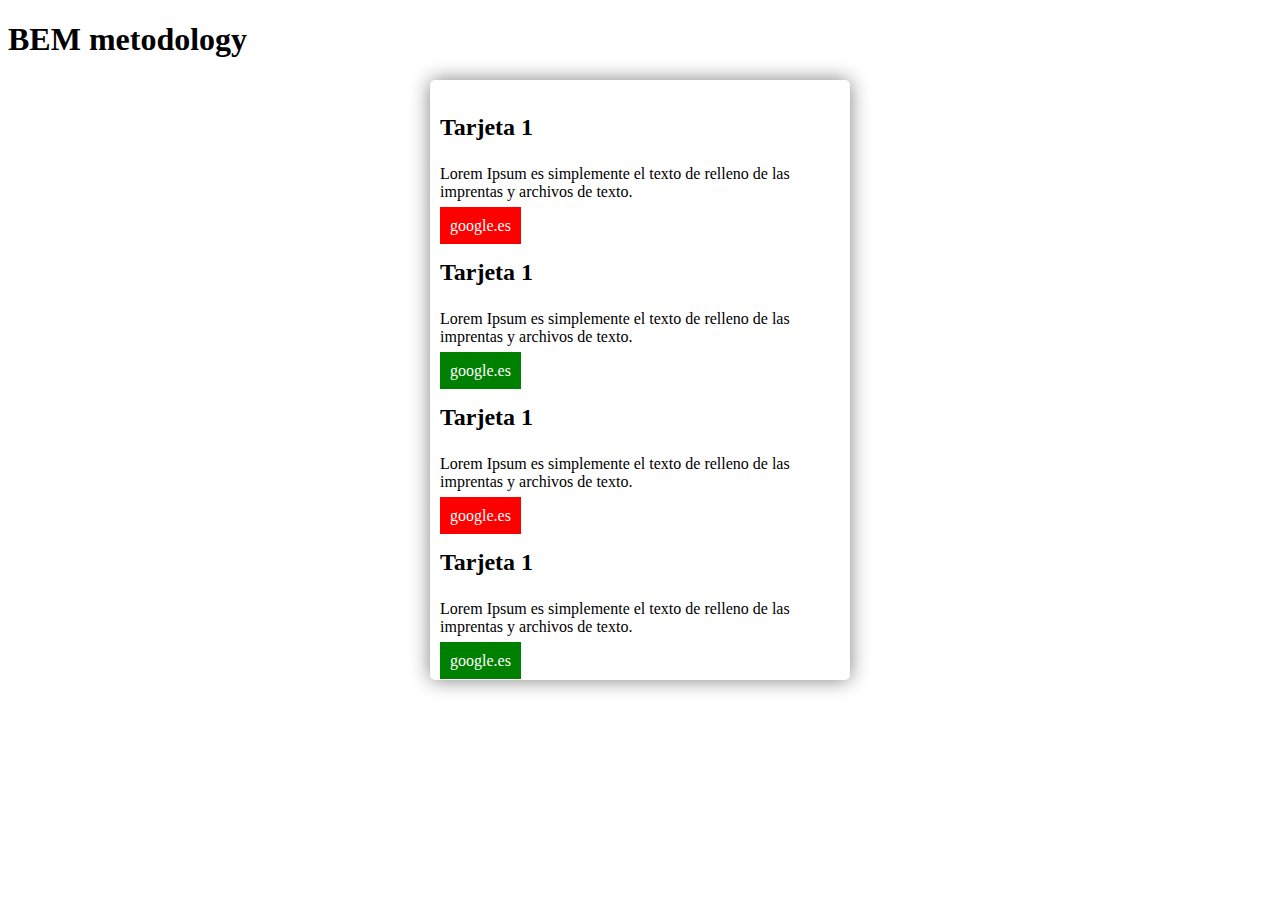
<file: 01-BEM/index.html>
<!DOCTYPE html>
<html lang="en">
<head>
    <meta charset="UTF-8">
    <meta name="viewport" content="width=device-width, initial-scale=1.0">
    <link rel="stylesheet" href="./styles.css">
    <title>BEM - CSS</title>
</head>
<body>
    <h1>BEM metodology</h1>

    <!-- CODIGO QUE NO USA BEM <section class="cards">
        <div class="card">
            <h3>Tarjeta 1</h3>
            <p>Contenido tarjeta 1</p>
            <a href="#">victorroblesweb.es</a>
        </div>
        <div class="card">
            <h3>Tarjeta 2</h3>
            <p>Contenido tarjeta 2</p>
            <a href="#">victorroblesweb.es</a>
        </div>
        <div class="card">
            <h3>Tarjeta 3</h3>
            <p>Contenido tarjeta 3</p>
            <a href="#">victorroblesweb.es</a>
        </div>
        <div class="card">
            <h3>Tarjeta 4</h3>
            <p>Contenido tarjeta 4</p>
            <a href="#">victorroblesweb.es</a>
        </div>
    </section> -->

    <!-- Código que usa BEM
    ///////////////////////////////////////////
    -->

    <section class="cards">
        <article class="cards___card">
            <h3 class="card__title">Tarjeta 1</h3>
            <p class="card__content">
                Lorem Ipsum es simplemente el texto de relleno de las imprentas y archivos de texto.
                <span class="card__readmore"></span>
            </p>    
            <a href="#" class="card__link card__link--red">google.es</a>                    
        </article>
        <article class="cards___card">
            <h3 class="card__title">Tarjeta 1</h3>
            <p class="card__content">
                Lorem Ipsum es simplemente el texto de relleno de las imprentas y archivos de texto.
                <span class="card__readmore"></span>
            </p>    
            <a href="#" class="card__link">google.es</a>                    
        </article>
        <article class="cards___card">
            <h3 class="card__title">Tarjeta 1</h3>
            <p class="card__content">
                Lorem Ipsum es simplemente el texto de relleno de las imprentas y archivos de texto.
                <span class="card__readmore"></span>
            </p>    
            <a href="#" class="card__link card__link--red">google.es</a>                    
        </article>
        <article class="cards___card">
            <h3 class="card__title">Tarjeta 1</h3>
            <p class="card__content">
                Lorem Ipsum es simplemente el texto de relleno de las imprentas y archivos de texto.
                <span class="card__readmore"></span>
            </p>    
            <a href="#" class="card__link">google.es</a>                    
        </article>
    </section>    

</body>
</html>
</file>
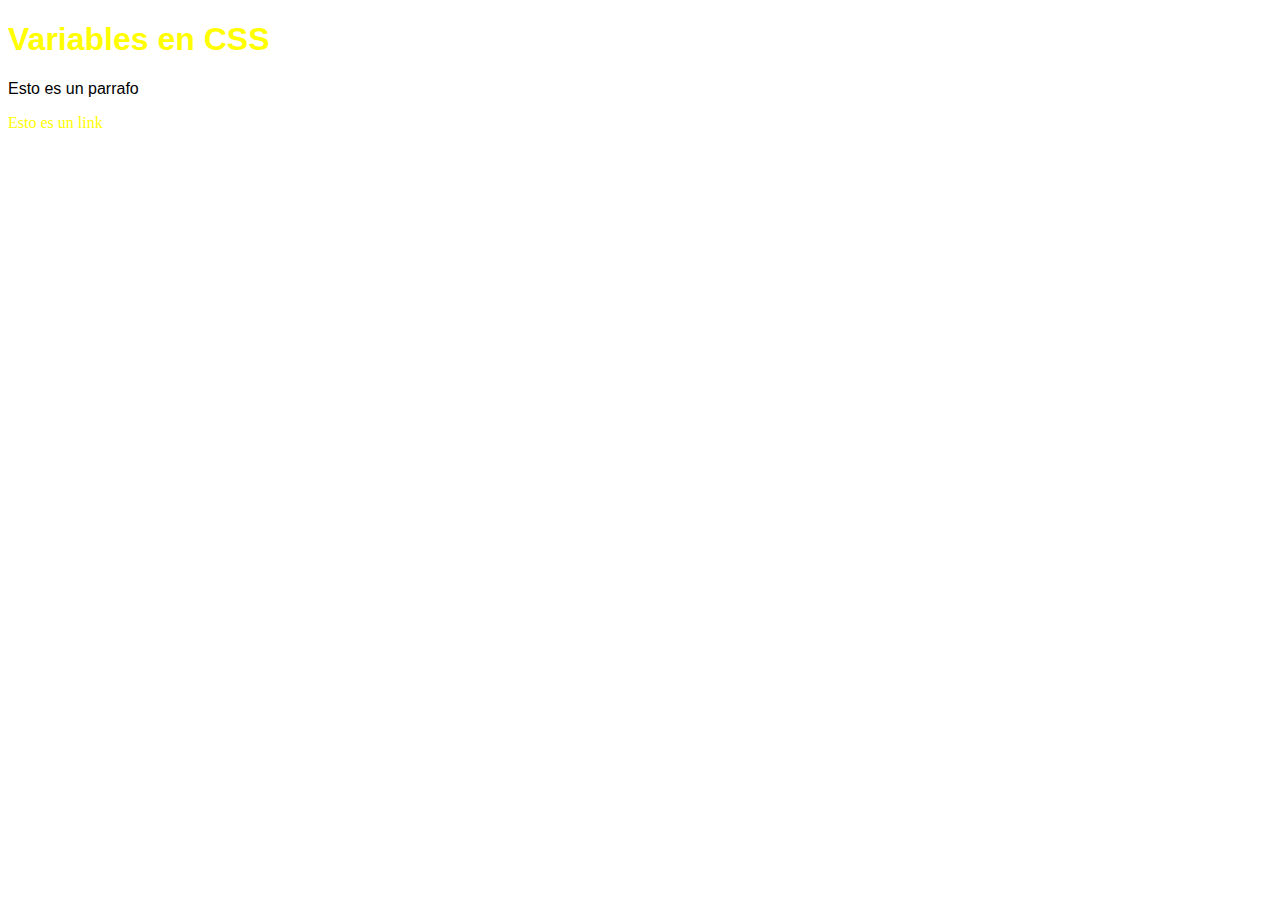
<file: 02-variables/index.html>
<!DOCTYPE html>
<html lang="en">
<head>
    <meta charset="UTF-8">
    <meta name="viewport" content="width=device-width, initial-scale=1.0">
    <link rel="stylesheet" type="text/css" href="./styles.css">
    <title>Variables en CSS</title>
</head>
<body>
    <h1>Variables en CSS</h1>
    <p>Esto es un parrafo</p>
    <a hef="#">Esto es un link</a>
</body>
</html>
</file>
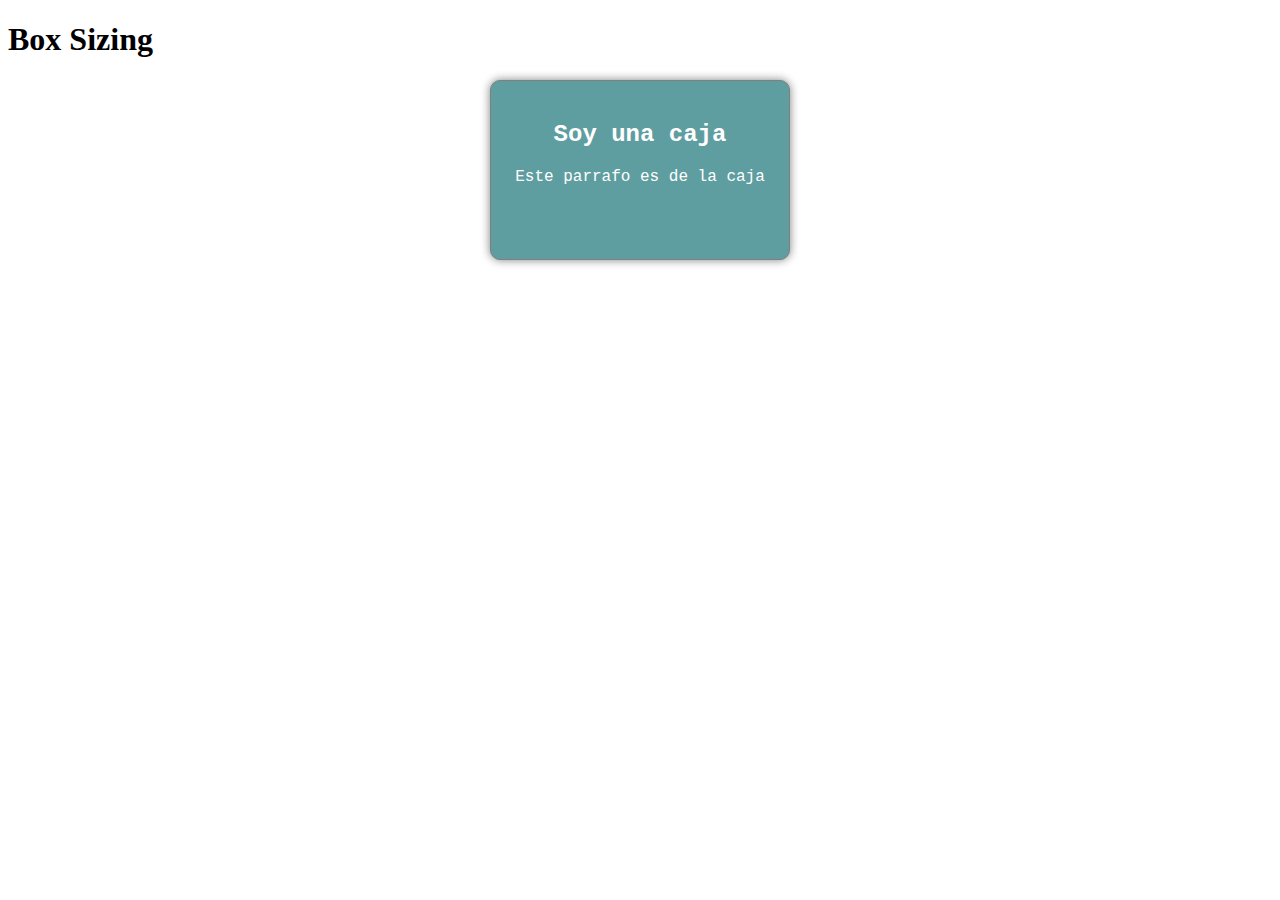
<file: 03-box-sizing/index.html>
<!DOCTYPE html>
<html lang="en">
<head>
    <meta charset="UTF-8">
    <meta name="viewport" content="width=device-width, initial-scale=1.0">
    <link rel="stylesheet" type="text/css" href="./styles.css">
    <title>Box Sizing</title>
</head>
<body>
    <h1>Box Sizing</h1>
    <div class="caja">
        <h2>Soy una caja</h2>
        <p>Este parrafo es de la caja</p>
    </div>
</body>
</html>
</file>
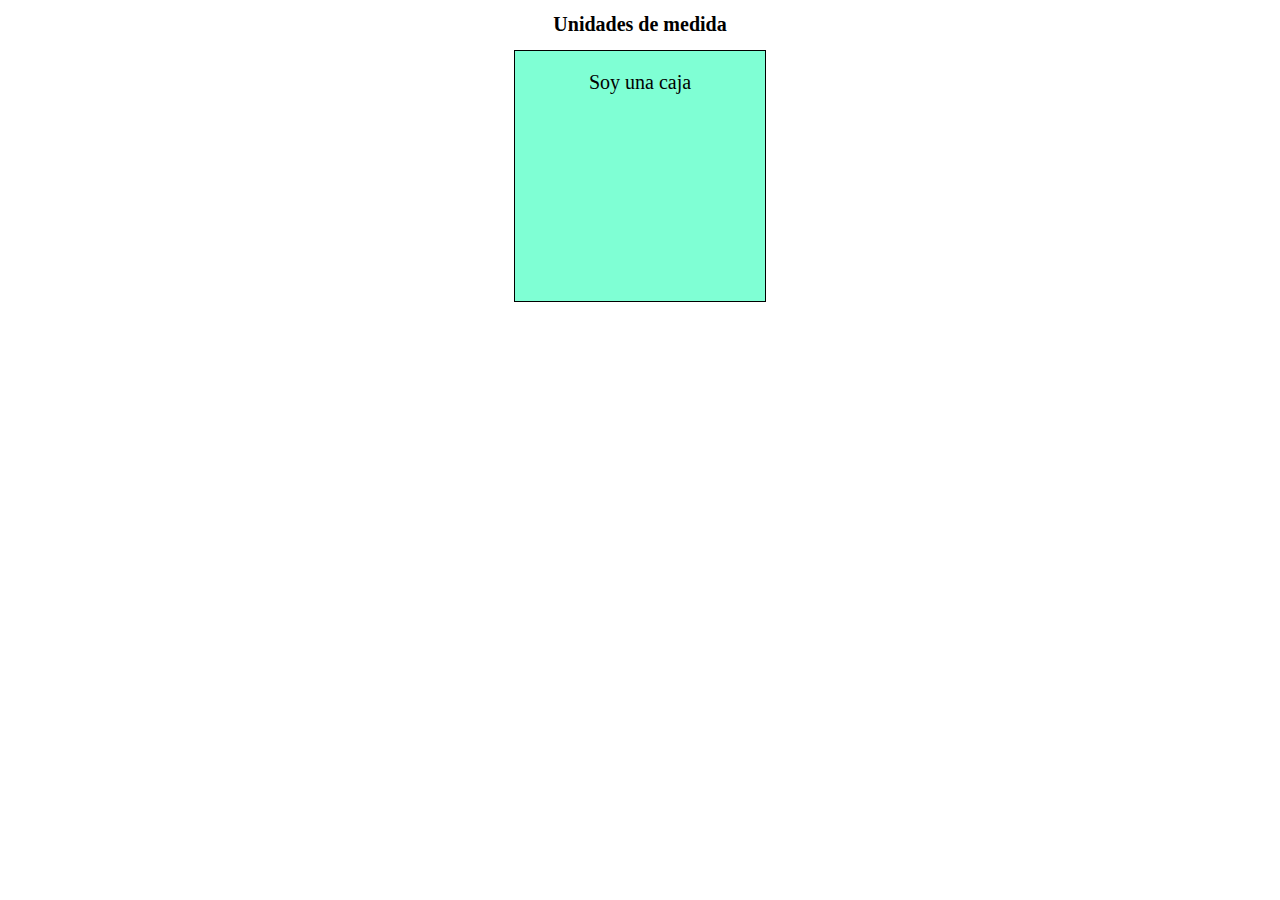
<file: 04-medidas/index.html>
<!DOCTYPE html>
<html lang="en">
<head>
    <meta charset="UTF-8">
    <meta name="viewport" content="width=device-width, initial-scale=1.0">
    <link rel="stylesheet" type="text/css" href="./styles.css">
    <title>Medidas</title>
</head>
<body>
    <h1>Unidades de medida</h1>

    <div class="caja">
        <p>Soy una caja</p>
    </div>
</body>
</html>
</file>
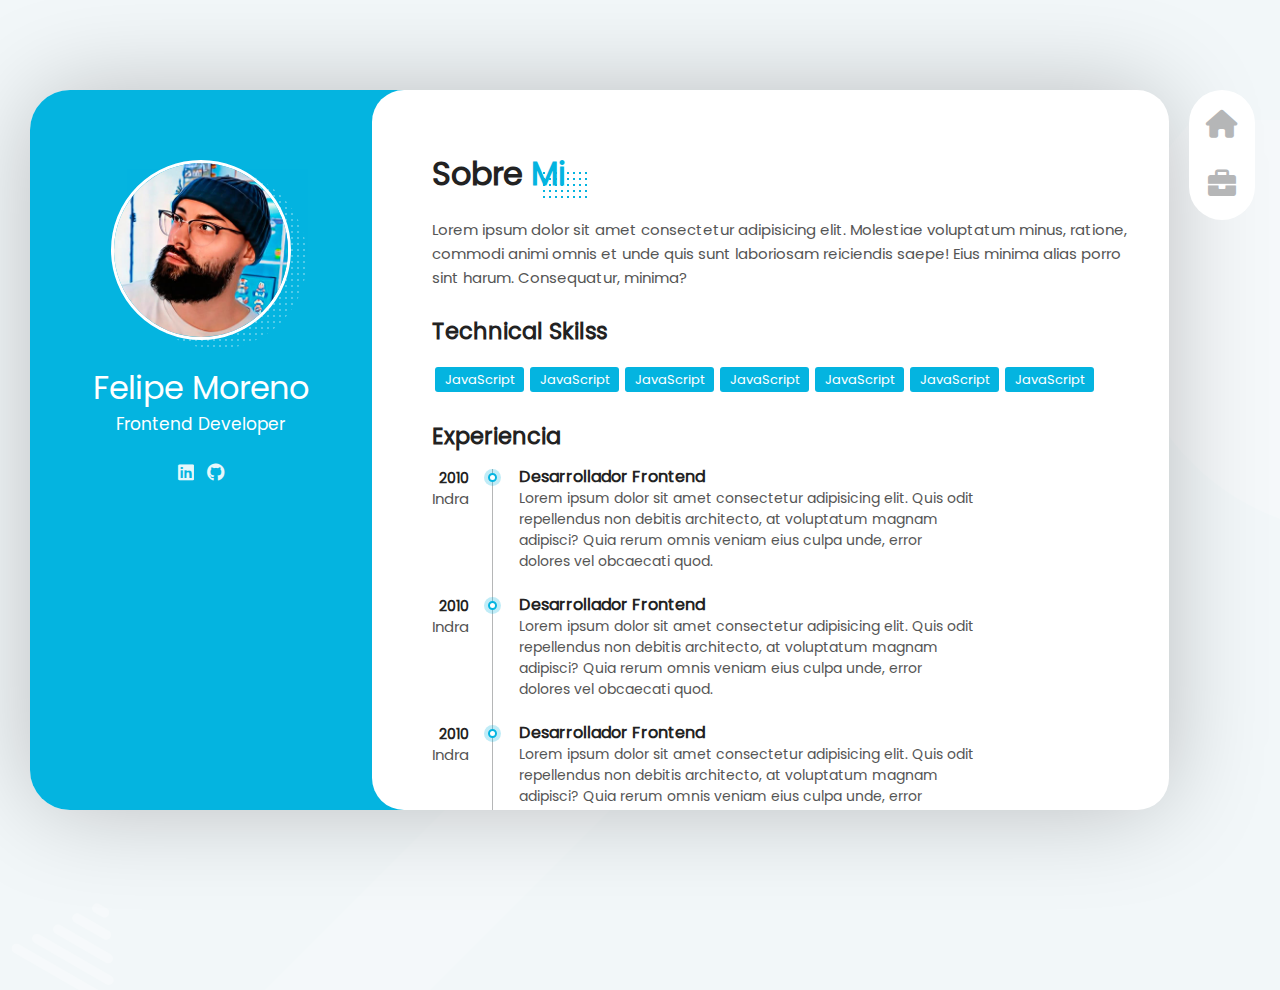
<file: 05-portolio/index.html>
<!DOCTYPE html>
<html lang="es">
<head>
    <meta charset="UTF-8">
    <meta http-equiv="X-UA-Compatible" content="IE=edge">
    <meta name="viewport" content="width=device-width, initial-scale=1.0 maximun-scale=1">

    <!-- FONTS -->
    <link rel="stylesheet" type="text/css" href="./assets/fonts/fontawesome-free-6.1.2-web/css/all.min.css">
    <link rel="stylesheet" type="text/css" href="./assets/fonts/poppins/poppins.css">

    <!-- CSS-->
    <link rel="stylesheet" type="text/css" href="./assets/css/reset.css">
    <link rel="stylesheet" type="text/css" href="./assets/css/styles.css">
    <link rel="stylesheet" type="text/css" href="./assets/css/scroll.css">
    <link rel="stylesheet" type="text/css" href="./assets/css/responsive.css">

    <!-- JS -->
    <script src="./assets/js/menu.js" defer></script>

    <title>About</title>
</head>
<body>
    <!-- Main Layout -->
    <div class="layout">

        <!-- Sidebar -->
        <aside class="layout__aside">
            <section class="aside__user-info">

                <!-- Info user -->
                <div class="user-info__general-info">
                    <div class="user-info__container-image">
                        <img class="user-info__image" src="./assets/img/default-user.jpg" alt="profile photo">
                    </div>
                    <h2 class="user-info__name">
                        Felipe Moreno
                    </h2>
                    <h1 class="user-info__job">
                        Frontend Developer
                    </h1>
                </div>

                <!-- Nav -->
                <nav class="layout__menu">
                    <ul class="menu__list">
                        <li class="menu__option">
                            <a href="index.html" class="menu__link menu__icon--active">
                                <i class="fa-solid fa-house menu__icon"></i>
                                <span class="menu__overlay">Home</span>
                            </a>
                        </li>
                        <li class="menu__option">
                            <a href="portfolio.html" class="menu__link">
                                <i class="fa-solid fa-briefcase menu__icon"></i>
                                <span class="menu__overlay">Portafolio</span>
                            </a>
                        </li>
                    </ul>
                </nav>

                <!-- Social media links -->
                <div class="user-info__links">
                    <ul class="links__social">
                        <li class="social__option"> 
                            <a href="#">
                                <i class="fa-brands fa-linkedin"></i>
                            </a>
                        </li>
                        <li class="social__option"> 
                            <a href="#">
                                <i class="fa-brands fa-github"></i>
                            </a>
                        </li>
                    </ul>
                </div>

                <!-- Buton -->
                <!-- <div class="user-info__buttons">
                    <a href="#" class="user-info__btn">
                        Descargar CV
                    </a>
                </div> -->
            </section>
        </aside>

        <!-- Responsive menu -->
        <div class="layout__menu-toggle">
            <i class="menu-toggle__icon fa-solid fa-bars"></i>
            <i class="menu-toggle__icon fa-solid fa-xmark"></i>
        </div>
        
        <!-- Main Content -->
        <main class="layout__content">
            <article class="content__page content__about">
                <header class="about__header">
                    <h2 class="about__title">Sobre <span class="title__color">Mi</span></h2>
                </header>
                <section class="about__personal-info">
                    <article class="personal-info__bio">
                        <p class="personal-info__description">
                            Lorem ipsum dolor sit amet consectetur adipisicing elit. Molestiae voluptatum minus, ratione, commodi animi omnis et unde quis sunt laboriosam reiciendis saepe! Eius minima alias porro sint harum. Consequatur, minima?
                        </p>
                    </article>
                </section>
                <section class="experience__knowledges">
                    <header class="knowledges__subheader">
                        <h2 class="experience__subtitle">
                            Technical Skilss
                        </h2>
                    </header>
                    <section class="knowledges__container">
                        <ul class="knowledges__list">
                            <li class="knowledges__option">JavaScript</li>
                            <li class="knowledges__option">JavaScript</li>
                            <li class="knowledges__option">JavaScript</li>
                            <li class="knowledges__option">JavaScript</li>
                            <li class="knowledges__option">JavaScript</li>
                            <li class="knowledges__option">JavaScript</li>
                            <li class="knowledges__option">JavaScript</li>
                        </ul>
                    </section>
                </section>
                <section class="experience__container">
                    <section class="experience__left">
                        <header class="experience__subheader">
                            <h2 class="experience__subtitle">
                                Experiencia
                            </h2>
                        </header>
                        <div class="experience__timelines">
                            <article class="timelines__timeline">
                                <header class="timeline__header">
                                    <h3 class="timeline__year">2010</h3>
                                    <span class="timelinecompany">Indra</span>
                                </header>

                                <div class="timeline__divider"></div>

                                <div class="timeline__description">
                                    <h3 class="timeline__title">Desarrollador Frontend</h3>
                                    <p class="timeline__text">Lorem ipsum dolor sit amet consectetur adipisicing elit.
                                        Quis odit repellendus non debitis architecto, at voluptatum magnam adipisci?
                                        Quia rerum omnis veniam eius culpa unde, error dolores vel obcaecati quod.
                                    </p>
                                </div>
                            </article>  
                            <article class="timelines__timeline">
                                <header class="timeline__header">
                                    <h3 class="timeline__year">2010</h3>
                                    <span class="timelinecompany">Indra</span>
                                </header>

                                <div class="timeline__divider"></div>

                                <div class="timeline__description">
                                    <h3 class="timeline__title">Desarrollador Frontend</h3>
                                    <p class="timeline__text">Lorem ipsum dolor sit amet consectetur adipisicing elit.
                                        Quis odit repellendus non debitis architecto, at voluptatum magnam adipisci?
                                        Quia rerum omnis veniam eius culpa unde, error dolores vel obcaecati quod.
                                    </p>
                                </div>
                            </article>  
                            <article class="timelines__timeline">
                                <header class="timeline__header">
                                    <h3 class="timeline__year">2010</h3>
                                    <span class="timelinecompany">Indra</span>
                                </header>

                                <div class="timeline__divider timeline__divider--last"></div>

                                <div class="timeline__description">
                                    <h3 class="timeline__title">Desarrollador Frontend</h3>
                                    <p class="timeline__text">Lorem ipsum dolor sit amet consectetur adipisicing elit.
                                        Quis odit repellendus non debitis architecto, at voluptatum magnam adipisci?
                                        Quia rerum omnis veniam eius culpa unde, error dolores vel obcaecati quod.
                                    </p>
                                </div>
                            </article>  
                        </div>
                    </section>
                </section>
                <section class="experience__certificates">
                    <header class="experience__subheader">
                        <h2 class="experience__subtitle">
                            Certificados
                        </h2>
                    </header>
                    <section class="certificates__container">
                        <article class="certificate__item">
                            <div class="certificate__logo">
                                <img class="certificate__image" src="./assets/img/certificado-1.png" alt="imagen">
                            </div>
                            <div class="certificate__content">
                                <h4 class="certificate__title">Node.js certificado</h4>
                                <span class="certificate__id">545345</span>
                                <span class="certificate__date">23 de agosto de 2023</span>
                            </div>
                        </article>
                        <article class="certificate__item">
                            <div class="certificate__logo">
                                <img class="certificate__image" src="./assets/img/certificado-1.png" alt="imagen">
                            </div>
                            <div class="certificate__content">
                                <h4 class="certificate__title">Node.js certificado</h4>
                                <span class="certificate__id">545345</span>
                                <span class="certificate__date">23 de agosto de 2023</span>
                            </div>
                        </article>
                        <article class="certificate__item">
                            <div class="certificate__logo">
                                <img class="certificate__image" src="./assets/img/certificado-1.png" alt="imagen">
                            </div>
                            <div class="certificate__content">
                                <h4 class="certificate__title">Node.js certificado</h4>
                                <span class="certificate__id">545345</span>
                                <span class="certificate__date">23 de agosto de 2023</span>
                            </div>
                        </article>
                    </section>
                </section>
            </article>
        </main>
    </div>
</body>
</html>
</file>
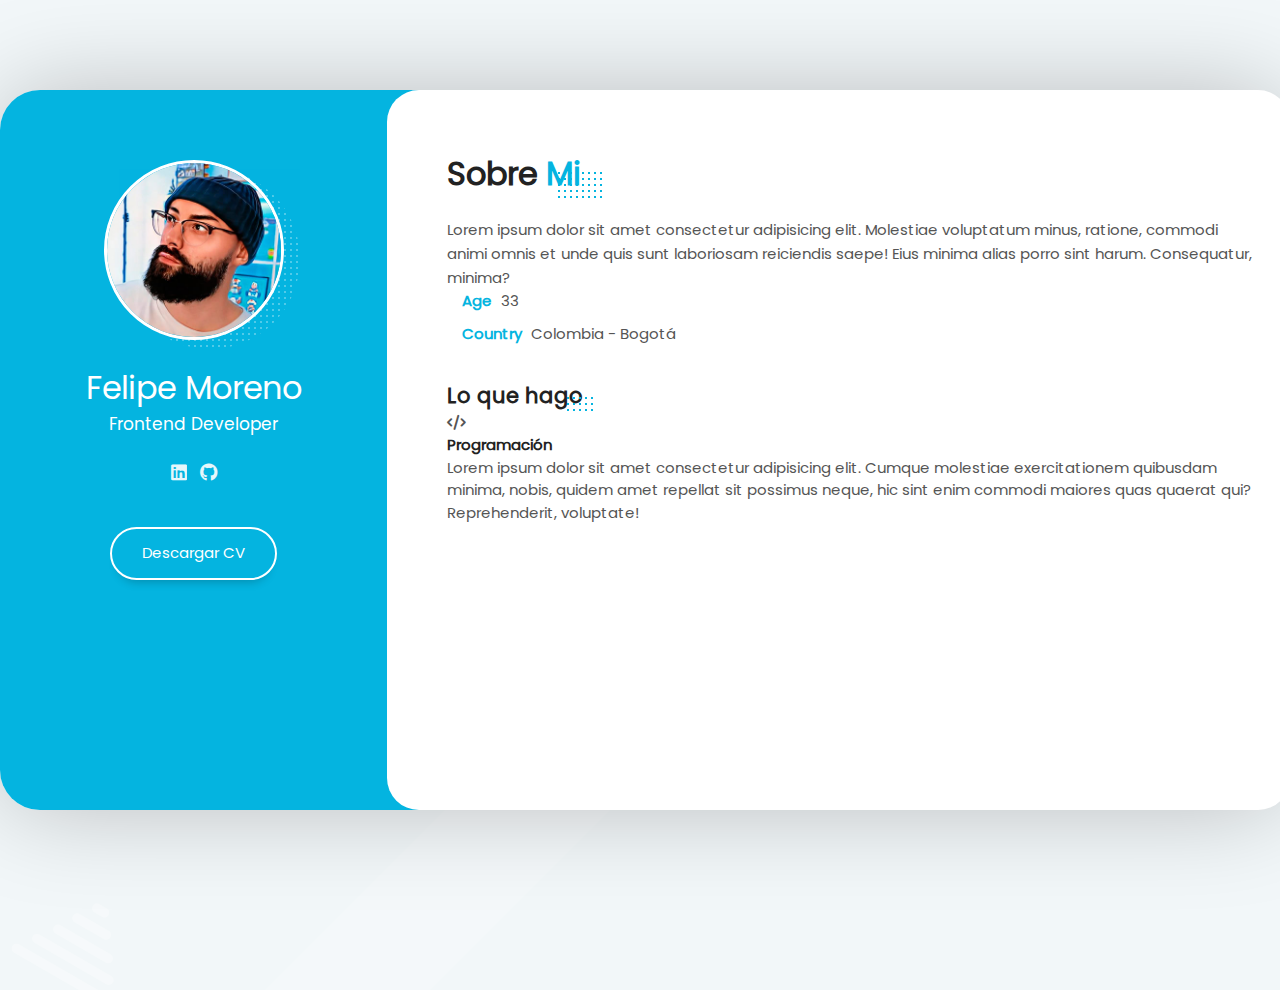
<file: 05-portolio/about.html>
<!DOCTYPE html>
<html lang="es">
<head>
    <meta charset="UTF-8">
    <meta http-equiv="X-UA-Compatible" content="IE=edge">
    <meta name="viewport" content="width=device-width, initial-scale=1.0">

    <!-- CSS-->
    <link rel="stylesheet" type="text/css" href="./assets/css/reset.css">
    <link rel="stylesheet" type="text/css" href="./assets/css/styles.css">
    <link rel="stylesheet" type="text/css" href="./assets/css/scroll.css">

    <!-- FONTS -->
    <link rel="stylesheet" type="text/css" href="./assets/fonts/fontawesome-free-6.1.2-web/css/all.min.css">
    <link rel="stylesheet" type="text/css" href="./assets/fonts/poppins/poppins.css">

    <title>About</title>
</head>
<body>
    <!-- Main Layout -->
    <div class="layout">

        <!-- Sidebar -->
        <aside class="layout__aside">
            <section class="aside__user-info">

                <!-- Info user -->
                <div class="user-info__general-info">
                    <div class="user-info__container-image">
                        <img class="user-info__image" src="./assets/img/default-user.jpg" alt="profile photo">
                    </div>
                    <h2 class="user-info__name">
                        Felipe Moreno
                    </h2>
                    <h4 class="user-info__job">
                        Frontend Developer
                    </h4>
                </div>

                <!-- Nav -->
                <nav class="layout__menu">
                    <ul class="menu__list">
                        <li class="menu__option">
                            <a href="index.html" class="menu__link">
                                <i class="fa-solid fa-house menu__icon"></i>
                                <span class="menu__overlay">Home</span>
                            </a>
                        </li>
                        <li class="menu__option">
                            <a href="about.html" class="menu__link">
                                <i class="fa-solid fa-user menu__icon"></i>
                                <span class="menu__overlay">About</span>
                            </a>
                        </li>
                        <li class="menu__option">
                            <a href="studies.html" class="menu__link">
                                <i class="fa-solid fa-graduation-cap menu__icon"></i>
                                <span class="menu__overlay">Estudios</span>
                            </a>
                        </li>
                        <li class="menu__option">
                            <a href="portfolio.html" class="menu__link">
                                <i class="fa-solid fa-briefcase menu__icon"></i>
                                <span class="menu__overlay">Portafolio</span>
                            </a>
                        </li>
                    </ul>
                </nav>

                <!-- Social media links -->
                <div class="user-info__links">
                    <ul class="links__social">
                        <li class="social__option"> 
                            <a href="#">
                                <i class="fa-brands fa-linkedin"></i>
                            </a>
                        </li>
                        <li class="social__option"> 
                            <a href="#">
                                <i class="fa-brands fa-github"></i>
                            </a>
                        </li>
                    </ul>
                </div>

                <!-- Buton -->
                <div class="user-info__buttons">
                    <a href="#" class="user-info__btn">
                        Descargar CV
                    </a>
                </div>
            </section>
        </aside>
        
        <!-- Main Content -->
        <main class="layout__content">
            <section class="content__page content__about">
                <header class="about__header">
                    <h2 class="about__title">Sobre <span class="title__color">Mi</span></h2>
                </header>
                <section class="about__personal-info">
                    <article class="personal-info__bio">
                        <p class="personal-info__description">
                            Lorem ipsum dolor sit amet consectetur adipisicing elit. Molestiae voluptatum minus, ratione, commodi animi omnis et unde quis sunt laboriosam reiciendis saepe! Eius minima alias porro sint harum. Consequatur, minima?
                        </p>
                    </article>
                    <div class="personal-info__data">
                        <ul class="personal-info__list">
                            <li class="personal-info__option">
                                <span class="personal-info__title">
                                    Age
                                </span>
                                <span class="personal-info__value">
                                    33
                                </span>
                            </li>
                            <li class="personal-info__option">
                                <span class="personal-info__title">
                                    Country
                                </span>
                                <span class="personal-info__value">
                                    Colombia - Bogotá
                                </span>
                            </li>
                        </ul>
                    </div>
                </section>
                <section class="about__services">
                    <header class="services__header">
                        <h3 class="services__title">
                            Lo que <span class="title_color">hago</span>
                        </h3>
                    </header>
                    <div class="services_container">
                        <article class="services__service">
                            <div class="service__icon">
                                <i class="fa-solid fa-code"></i>
                            </div>
                            <div class="service__content">
                                <h4 class="service__title">
                                    Programación
                                </h4>
                                <p class="service__description">
                                    Lorem ipsum dolor sit amet consectetur adipisicing elit. Cumque molestiae exercitationem quibusdam minima, nobis,
                                    quidem amet repellat sit possimus neque, hic sint enim commodi maiores quas quaerat qui? Reprehenderit, voluptate!
                                </p>
                            </div>
                        </article>
                    </div>
                </section>
            </section>
        </main>
    </div>
</body>
</html>
</file>
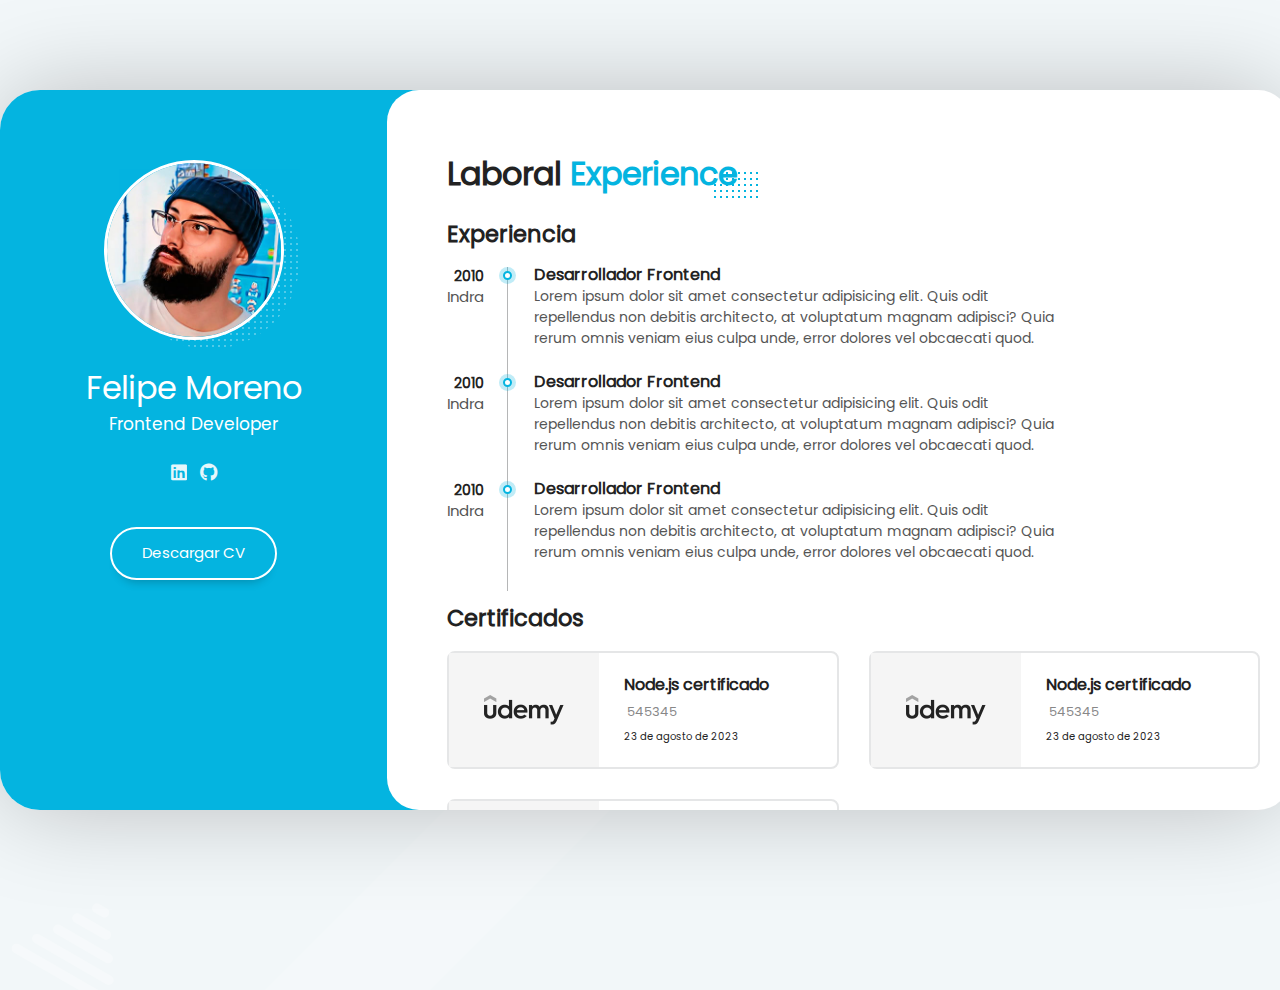
<file: 05-portolio/experience.html>
<!DOCTYPE html>
<html lang="es">
<head>
    <meta charset="UTF-8">
    <meta http-equiv="X-UA-Compatible" content="IE=edge">
    <meta name="viewport" content="width=device-width, initial-scale=1.0">

    <!-- CSS-->
    <link rel="stylesheet" type="text/css" href="./assets/css/reset.css">
    <link rel="stylesheet" type="text/css" href="./assets/css/styles.css">
    <link rel="stylesheet" type="text/css" href="./assets/css/scroll.css">

    <!-- FONTS -->
    <link rel="stylesheet" type="text/css" href="./assets/fonts/fontawesome-free-6.1.2-web/css/all.min.css">
    <link rel="stylesheet" type="text/css" href="./assets/fonts/poppins/poppins.css">

    <title>Laboral experience</title>
</head>
<body>
    <!-- Main Layout -->
    <div class="layout">

        <!-- Sidebar -->
        <aside class="layout__aside">
            <section class="aside__user-info">

                <!-- Info user -->
                <div class="user-info__general-info">
                    <div class="user-info__container-image">
                        <img class="user-info__image" src="./assets/img/default-user.jpg" alt="profile photo">
                    </div>
                    <h2 class="user-info__name">
                        Felipe Moreno
                    </h2>
                    <h4 class="user-info__job">
                        Frontend Developer
                    </h4>
                </div>

                <!-- Nav -->
                <nav class="layout__menu">
                    <ul class="menu__list">
                        <li class="menu__option">
                            <a href="index.html" class="menu__link">
                                <i class="fa-solid fa-house menu__icon"></i>
                                <span class="menu__overlay">Home</span>
                            </a>
                        </li>
                        <li class="menu__option">
                            <a href="about.html" class="menu__link">
                                <i class="fa-solid fa-user menu__icon"></i>
                                <span class="menu__overlay">About</span>
                            </a>
                        </li>
                        <li class="menu__option">
                            <a href="experience.html" class="menu__link">
                                <i class="fa-solid fa-graduation-cap menu__icon menu__icon--active"></i>
                                <span class="menu__overlay">Estudios</span>
                            </a>
                        </li>
                        <li class="menu__option">
                            <a href="portfolio.html" class="menu__link">
                                <i class="fa-solid fa-briefcase menu__icon"></i>
                                <span class="menu__overlay">Portafolio</span>
                            </a>
                        </li>
                    </ul>
                </nav>

                <!-- Social media links -->
                <div class="user-info__links">
                    <ul class="links__social">
                        <li class="social__option"> 
                            <a href="#">
                                <i class="fa-brands fa-linkedin"></i>
                            </a>
                        </li>
                        <li class="social__option"> 
                            <a href="#">
                                <i class="fa-brands fa-github"></i>
                            </a>
                        </li>
                    </ul>
                </div>

                <!-- Buton -->
                <div class="user-info__buttons">
                    <a href="#" class="user-info__btn">
                        Descargar CV
                    </a>
                </div>
            </section>
        </aside>
        
        <!-- Main Content -->
        <main class="layout__content">
            <section class="content__page content__experience">
                <header class="experience__header">
                    <h2 class="experience__title">Laboral <span class="title__color">Experience</span></h2>
                </header>
                <div class="experience__container">
                    <section class="experience__left">
                        <header class="experience__subheader">
                            <h2 class="experience__subtitle">
                                Experiencia
                            </h2>
                        </header>
                        <div class="experience__timelines">
                            <article class="timelines__timeline">
                                <header class="timeline__header">
                                    <h3 class="timeline__year">2010</h3>
                                    <span class="timelinecompany">Indra</span>
                                </header>

                                <div class="timeline__divider"></div>

                                <div class="timeline__description">
                                    <h3 class="timeline__title">Desarrollador Frontend</h3>
                                    <p class="timeline__text">Lorem ipsum dolor sit amet consectetur adipisicing elit.
                                        Quis odit repellendus non debitis architecto, at voluptatum magnam adipisci?
                                        Quia rerum omnis veniam eius culpa unde, error dolores vel obcaecati quod.
                                    </p>
                                </div>
                            </article>  
                            <article class="timelines__timeline">
                                <header class="timeline__header">
                                    <h3 class="timeline__year">2010</h3>
                                    <span class="timelinecompany">Indra</span>
                                </header>

                                <div class="timeline__divider"></div>

                                <div class="timeline__description">
                                    <h3 class="timeline__title">Desarrollador Frontend</h3>
                                    <p class="timeline__text">Lorem ipsum dolor sit amet consectetur adipisicing elit.
                                        Quis odit repellendus non debitis architecto, at voluptatum magnam adipisci?
                                        Quia rerum omnis veniam eius culpa unde, error dolores vel obcaecati quod.
                                    </p>
                                </div>
                            </article>  
                            <article class="timelines__timeline">
                                <header class="timeline__header">
                                    <h3 class="timeline__year">2010</h3>
                                    <span class="timelinecompany">Indra</span>
                                </header>

                                <div class="timeline__divider"></div>

                                <div class="timeline__description">
                                    <h3 class="timeline__title">Desarrollador Frontend</h3>
                                    <p class="timeline__text">Lorem ipsum dolor sit amet consectetur adipisicing elit.
                                        Quis odit repellendus non debitis architecto, at voluptatum magnam adipisci?
                                        Quia rerum omnis veniam eius culpa unde, error dolores vel obcaecati quod.
                                    </p>
                                </div>
                            </article>  
                        </div>
                    </section>
                </div>
                <div class="experience__certificates">
                    <header class="experience__subheader">
                        <h2 class="experience__subtitle">
                            Certificados
                        </h2>
                    </header>
                    <section class="certificates__container">
                        <article class="certificate__item">
                            <div class="certificate__logo">
                                <img class="certificate__image" src="./assets/img/certificado-1.png" alt="imagen">
                            </div>
                            <div class="certificate__content">
                                <h4 class="certificate__title">Node.js certificado</h4>
                                <span class="certificate__id">545345</span>
                                <span class="certificate__date">23 de agosto de 2023</span>
                            </div>
                        </article>
                        <article class="certificate__item">
                            <div class="certificate__logo">
                                <img class="certificate__image" src="./assets/img/certificado-1.png" alt="imagen">
                            </div>
                            <div class="certificate__content">
                                <h4 class="certificate__title">Node.js certificado</h4>
                                <span class="certificate__id">545345</span>
                                <span class="certificate__date">23 de agosto de 2023</span>
                            </div>
                        </article>
                        <article class="certificate__item">
                            <div class="certificate__logo">
                                <img class="certificate__image" src="./assets/img/certificado-1.png" alt="imagen">
                            </div>
                            <div class="certificate__content">
                                <h4 class="certificate__title">Node.js certificado</h4>
                                <span class="certificate__id">545345</span>
                                <span class="certificate__date">23 de agosto de 2023</span>
                            </div>
                        </article>
                    </section>
                </div>
                <div class="experience__knowledges">
                    <header class="knowledges__subheader">
                        <h2 class="knowledges__subtitle">
                            Technical Skilss
                        </h2>
                    </header>
                    <section class="knowledges__container">
                        <ul class="knowledges__list">
                            <li class="knowledges__option">JavaScript</li>
                            <li class="knowledges__option">JavaScript</li>
                            <li class="knowledges__option">JavaScript</li>
                            <li class="knowledges__option">JavaScript</li>
                            <li class="knowledges__option">JavaScript</li>
                            <li class="knowledges__option">JavaScript</li>
                            <li class="knowledges__option">JavaScript</li>
                        </ul>
                    </section>
                </div>
            </section>
        </main>
    </div>
</body>
</html>
</file>
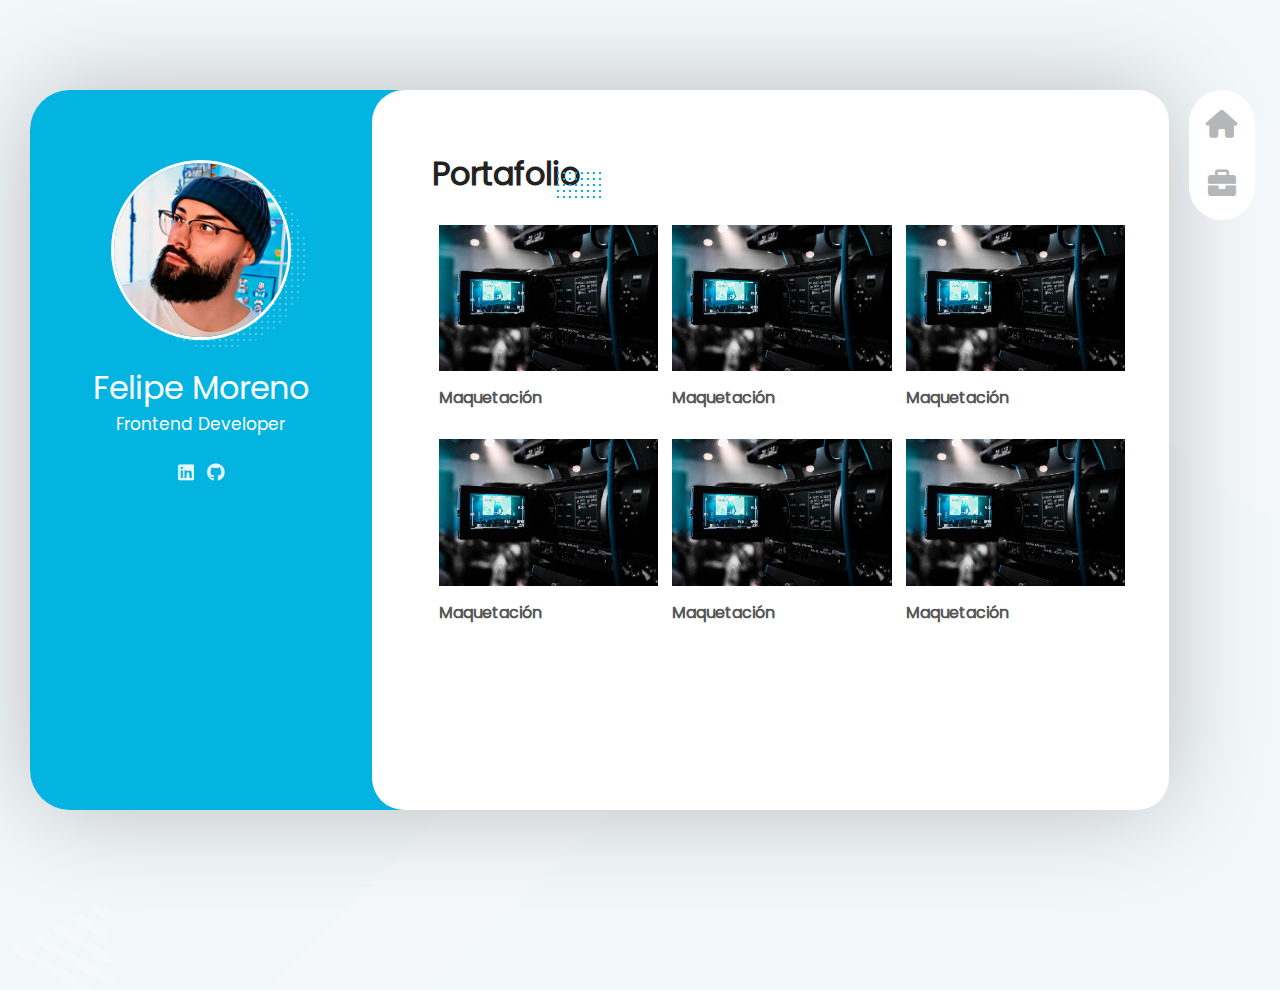
<file: 05-portolio/portfolio.html>
<!DOCTYPE html>
<html lang="es">
<head>
    <meta charset="UTF-8">
    <meta http-equiv="X-UA-Compatible" content="IE=edge">
    <meta name="viewport" content="width=device-width, initial-scale=1.0 maximun-scale=1">

    <!-- FONTS -->
    <link rel="stylesheet" type="text/css" href="./assets/fonts/fontawesome-free-6.1.2-web/css/all.min.css">
    <link rel="stylesheet" type="text/css" href="./assets/fonts/poppins/poppins.css">

    <!-- CSS-->
    <link rel="stylesheet" type="text/css" href="./assets/css/reset.css">
    <link rel="stylesheet" type="text/css" href="./assets/css/styles.css">
    <link rel="stylesheet" type="text/css" href="./assets/css/scroll.css">
    <link rel="stylesheet" type="text/css" href="./assets/css/responsive.css">

    <!-- JS -->
    <script src="./assets/js/menu.js" defer></script>

    <title>Laboral experience</title>
</head>
<body>
    <!-- Main Layout -->
    <div class="layout">

        <!-- Sidebar -->
        <aside class="layout__aside">
            <section class="aside__user-info">

                <!-- Info user -->
                <div class="user-info__general-info">
                    <div class="user-info__container-image">
                        <img class="user-info__image" src="./assets/img/default-user.jpg" alt="profile photo">
                    </div>
                    <h2 class="user-info__name">
                        Felipe Moreno
                    </h2>
                    <h4 class="user-info__job">
                        Frontend Developer
                    </h4>
                </div>

                <!-- Nav -->
                <nav class="layout__menu">
                    <ul class="menu__list">
                        <li class="menu__option">
                            <a href="index.html" class="menu__link">
                                <i class="fa-solid fa-house menu__icon"></i>
                                <span class="menu__overlay">Home</span>
                            </a>
                        </li>
                        <li class="menu__option">
                            <a href="portfolio.html" class="menu__link menu__icon--active">
                                <i class="fa-solid fa-briefcase menu__icon"></i>
                                <span class="menu__overlay">Portafolio</span>
                            </a>
                        </li>
                    </ul>
                </nav>

                <!-- Social media links -->
                <div class="user-info__links">
                    <ul class="links__social">
                        <li class="social__option"> 
                            <a href="#">
                                <i class="fa-brands fa-linkedin"></i>
                            </a>
                        </li>
                        <li class="social__option"> 
                            <a href="#">
                                <i class="fa-brands fa-github"></i>
                            </a>
                        </li>
                    </ul>
                </div>

                <!-- Buton -->
                <!-- <div class="user-info__buttons">
                    <a href="#" class="user-info__btn">
                        Descargar CV
                    </a>
                </div> -->
            </section>
        </aside>

        <!-- Responsive menu -->
        <div class="layout__menu-toggle">
            <i class="menu-toggle__icon fa-solid fa-bars"></i>
            <i class="menu-toggle__icon fa-solid fa-xmark"></i>
        </div>
        
        <!-- Main Content -->
        <main class="layout__content">
            <section class="content__page content__portfolio">
                <header class="portfolio__header">
                    <h1 class="portfolio__title">Portafolio</h1>
                </header>

                <section class="portfolio__gallery">
                    <figure class="gallery__item">
                        <a href="#" class="gallery__link">
                            <div class="gallery__container-image">
                                <img class="gallery__image" src="./assets/img/galeria-1.jpg" alt="gallery image">                                
                            </div>
                            <figcaption class="gallery__title">
                                Maquetación
                            </figcaption>
                            <i class="gallery__icon fa-solid fa-magnifying-glass"></i>
                        </a>
                    </figure>
                    <figure class="gallery__item">
                        <a href="#" class="gallery__link">
                            <div class="gallery__container-image">
                                <img class="gallery__image" src="./assets/img/galeria-1.jpg" alt="gallery image">                                
                            </div>
                            <figcaption class="gallery__title">
                                Maquetación
                            </figcaption>
                            <i class="gallery__icon fa-solid fa-magnifying-glass"></i>
                        </a>
                    </figure>
                    <figure class="gallery__item">
                        <a href="#" class="gallery__link">
                            <div class="gallery__container-image">
                                <img class="gallery__image" src="./assets/img/galeria-1.jpg" alt="gallery image">                                
                            </div>
                            <figcaption class="gallery__title">
                                Maquetación
                            </figcaption>
                            <i class="gallery__icon fa-solid fa-magnifying-glass"></i>
                        </a>
                    </figure>
                    <figure class="gallery__item">
                        <a href="#" class="gallery__link">
                            <div class="gallery__container-image">
                                <img class="gallery__image" src="./assets/img/galeria-1.jpg" alt="gallery image">                                
                            </div>
                            <figcaption class="gallery__title">
                                Maquetación
                            </figcaption>
                            <i class="gallery__icon fa-solid fa-magnifying-glass"></i>
                        </a>
                    </figure>
                    <figure class="gallery__item">
                        <a href="#" class="gallery__link">
                            <div class="gallery__container-image">
                                <img class="gallery__image" src="./assets/img/galeria-1.jpg" alt="gallery image">                                
                            </div>
                            <figcaption class="gallery__title">
                                Maquetación
                            </figcaption>
                            <i class="gallery__icon fa-solid fa-magnifying-glass"></i>
                        </a>
                    </figure>
                    <figure class="gallery__item">
                        <a href="#" class="gallery__link">
                            <div class="gallery__container-image">
                                <img class="gallery__image" src="./assets/img/galeria-1.jpg" alt="gallery image">                                
                            </div>
                            <figcaption class="gallery__title">
                                Maquetación
                            </figcaption>
                            <i class="gallery__icon fa-solid fa-magnifying-glass"></i>
                        </a>
                    </figure>
                </section>
            </section>
        </main>
    </div>
</body>
</html>
</file>
<file: 01-BEM/styles.css>
/*
    BEM = Bloque, elemento, modificador

    SE USA SIEMPRE CLASS NO ID
    
    Class = se usa para aplicar estilos
    Id = se usa para aplicar funcionalidad JavaScript 

    .bloque
    .bloque__elemento
    .bloque__elemento--modificador

    1. No usar ID
    2. No usar etiquetas para seleccionar elementos
    3. Que todo sea un key selector (Seleccionar justo elemento al cual se le darán estilos)

*/

.cards {
    width: 400px;
    margin: 10px auto;
    padding: 10px;
    border: 10px;
    box-shadow: 0px 0px 20px gray;
    border-radius: 5px;
}

.cards__card {
    font-family: 'Segoe UI', Tahoma, Geneva, Verdana, sans-serif;
    padding: 10px;
    margin: 5px;
    background-color: lightblue;
}

.card__title {
    font-size: 24px;
    font-weight: bold;
}

.card__link {
    padding: 10px;
    background-color: green;
    color: white;
    text-decoration: none;
}

.card__link--red {
    background-color: red;
}
</file>
<file: 02-variables/styles.css>
:root {
    --mi-variable: yellow;
    --fuente: Arial, Verdana;
}

h1 {
    color: var(--mi-variable);
    font-family: var(--fuente);
}

p {
    font-family: var(--fuente);
}

a {
    color: var(--mi-variable);
}
</file>
<file: 03-box-sizing/styles.css>
.caja {
    font-family: 'Courier New', Courier, monospace;
    width: 300px;
    height: 180px;
    margin: 0px auto;
    padding: 20px;
    border: 1px solid gray;
    border-radius: 10px;
    box-shadow: 0px 0px 10px gray;
    text-align: center;
    background-color: cadetblue;
    color: white;
    box-sizing: border-box;
}
</file>
<file: 04-medidas/styles.css>
html {
    font-size: 10px;
}

h1 {
    text-align: center;
}

.caja {
    width: 250px;
    height: 250px;
    background-color: aquamarine;
    border: 1px solid black;
    margin: 0 auto;
    text-align: center;
    font-size: 1r em;
}

.caja p {
    font-size: 2rem;
}
</file>
<file: 05-portolio/assets/fonts/poppins/poppins.css>
@font-face {
    font-family: 'Poppins';
    src: url('./Poppins-Regular.ttf') format('truetype');
    font-weight: 400;
    font-style: normal;
}
</file>
<file: 05-portolio/assets/css/styles.css>
/* COLORS VARIABLES */
:root {
    --background-color: #F2F7F9;
    --background-certificate-color: #F5F5F5;
    --border-certificate-color: #E5E6E7;
    --company-color: #A5A6A7;
    --icon-color: #B5B6B7;
    --main-color: #FFFFFF;
    --secondary-color: #04B4E0;
    --subtitle-color: #888;
    --transparent-color: transparent;
    --title-color: #222222;
    --text-color: #555;
}


/* GENERAL STYLES */
html {
    font-size: 62.5%;/* equal to 10px*/
}

body {
    width: 100%;
    height: 100%;
    font-family: 'Poppins', Helvetica;
    font-size: 1.5rem;
    background-color: var(--background-color);
    color: var(--text-color);
    overflow: hidden;
}

h1, h2, h3, h4, h5, h6 {
    color: var(--title-color);
}


/* PRINCIPAL STRUCTURE */
.layout {
    position: relative;
    min-width: 1290px;
    width: 75%;
    height: 80vh;
    min-height: 80vh;
    margin: 10vh auto;
    display: grid;
    grid-template-areas: 'aside content';
    grid-template-columns: 30% 70%;

    /* layout shadown */
    border-radius: 4rem;
    box-shadow: 0 0 100px -5px rgba(0, 0, 0, 0.25);
}

.layout__menu-toggle {
    display: none;
} 


/* BACKGROUND IMAGE */
body {
    background-image: url('../img/background.png');
    background-size: cover;
    background-repeat: no-repeat;
    background-position: -20px 120px;
}

/* BLUE SIDEBAR */
.layout__aside {
    grid-area: aside;
    border-radius: 4rem 0 0 4rem;
    overflow: auto;
    overflow-x: hidden;
}

.aside__user-info {
    display: flex;
    flex-direction: column;
    align-items: center;
    text-align: center;
    min-height: 100%;
    min-width: 30rem;
    background-color: var(--secondary-color);
    color: var(--main-color);
}

.user-info__container-image {
    position: relative;
    display: inline-block;
    width: 18rem;
    margin-top: 7rem;
    z-index: 1;
}

.user-info__image {
    width: 100%;
    background-color: var(--main-color);
    border: 3px solid var(--main-color);
    border-radius: 20rem;
}

.user-info__container-image::after {
    content: '';
    position: absolute;
    top: 5%;
    left: 9%;
    z-index: -1;
    width: 100%;
    height: 100%;
    background-image: -webkit-repeating-radial-gradient(center center, #fff, #fff 1px, transparent 0px, transparent 100%);
    background-size: 0.6rem 0.6rem;
    border-radius: 30rem;
    opacity: 0.3;
}

.user-info__name {
    margin-top: 1.7rem;
    font-size: 3.2rem;
    font-weight: normal;
    color: var(--main-color);
}

.user-info__job {
    font-size: 1.7rem;
    font-weight: 200;
    color: var(--main-color);

}

.user-info__links {
    margin-bottom: 3,6rem;
}

.links__social {
    margin-top: 2rem;
    text-align: center;
    display: flex;
    flex-direction: row;
}

.social__option {
    height: 3rem;
    width: 3rem;
    font-size: 1.8rem;
    line-height: 3.2rem;
    opacity: 0.9;
    border-radius: 3rem;
    transition: all 300ms ease-in-out;
}

.social__option:hover {
    opacity: 1;
    background-color: rgba(255, 255, 255, 0.20);
}

/* MAIN CONTAINER */
.layout__content {
    grid-area: content;
    background-color: var(--secondary-color);
    border-radius: 0 10rem 10rem 0;
    height: 100%;
    min-height: 100%;
}

.content__page {
    min-height: 100%;
    background-color: var(--main-color);
    border-radius: 3.2rem;
    display: flex;
    flex-direction: column;
    align-items: center;
    justify-content: center;
}

.page__name {
    font-size: 6rem;
    margin-bottom: 1rem;
}

.page__job {
    font-size: 2.1rem;
    font-weight: lighter;
    color: var(--subtitle-color);
}

.user-info__buttons {
    margin-top: 4rem;
    margin-bottom: 2rem;
    cursor: pointer;
}

.user-info__btn {
    border: 2px solid var(--main-color);
    padding: 3rem;
    padding-top: 1.3rem;
    padding-bottom: 1.3rem;
    border-radius: 3.2rem;
    color: var(--main-color);
    box-shadow: 0 10px 10px -8px rgba(0, 0, 0, 0.22);
}

.user-info__btn:hover {
    background-color: var(--main-color);
    color: var(--secondary-color);
    transition: all 300ms ease-in-out;
    cursor: pointer;
}

/* LATERAL LAYOUT MENU */
.layout__menu {
    display: block;
    position: absolute;
    top: 0;
    right: -10.5rem;
    background-color: transparent;
    min-width: 11rem;
}

.menu__list {
    position: relative;
    background-color: var(--main-color);
    text-align: center;
    box-shadow: 0 0 3rem -05rem rgba(0, 0, 0, 0.15);
    width: 60%;
    min-height: 13rem;
    border-radius: 5rem;
    display: flex;
    flex-direction: column;
    justify-content: space-between;
    align-items: center;
    padding: 2rem 0;
    margin-left: 2.5rem;
}

.menu__option {
    display: block;
    width: 100%;
    text-align: center;
}

.menu__option:hover .menu__icon{
    color: var(--secondary-color);
    transition: all 300ms ease-in-out;
}

.menu__icon {
    font-size: 2.8rem;
    color: var(--icon-color);
    cursor: pointer;
}

.menu__icon--active {
    color: var(--secondary-color); 
}

.menu__overlay {
    position: absolute;
    right: 0;
    margin-top: -2.8rem;
    display: block;
    opacity: 0;
    color: var(--main-color);
    background-color: var(--secondary-color);
    white-space: nowrap;
    padding: 0.5rem 1rem;
    transition: all 300ms ease-in-out;
}

.menu__option:hover .menu__overlay {
    opacity: 1;
    right: 100%;
}


/* ABOUT */
.content__about,
.content__experience,
.content__portfolio {
    display: block;
    height: 100%;
    min-height: 100%;
    overflow: auto;
    padding: 6rem;
    padding-right: 3rem;
}

/* About me */
.about__header,
.experience__header,
.portfolio__header {
    display: inline-block;
    margin-bottom: 2rem;
}

.about__title,
.experience__title,
.portfolio__title {
    font-size: 3.2rem;
    position: relative;
}

.about__title::after,
.experience__title::after,
.portfolio__title::after {
    background-image: -webkit-repeating-radial-gradient(center center, var(--secondary-color), var(--secondary-color) 1px, transparent 0px, transparent 100px);
    background-size: 6px 6px;
    content: "";
    height: 30px;
    position: absolute;
    top: 20px;
    right: -25px;
    width: 50px;
}

.title__color {
    color: var(--secondary-color);
}

/* personal information */
.about__personal-info {
    display: flex;
    flex-direction: column;
    width: 100%;
    margin-bottom: 2.5rem;
}

.experience__knowledges {
    margin-bottom: 2.5rem;
}

.personal-info__bio {
    flex-basis: 55%;
}

.personal-info__data {
    flex-basis: 45%;
    padding: 0 1.5rem;
}

.personal-info__description {
    font-size: 1.5rem;
    line-height: 2.4rem;
}

.personal-info__option {
    margin-bottom: 1rem;
}

.personal-info__title {
    color: var(--secondary-color);
    font-weight: 600;
    margin-right: 0.5rem;
}

/* services */
.services__header {
    display: inline-block;
    padding-right: 1.2rem;
    position: relative;
}

.services__title {
    font-size: 2.1rem;
}

.services__title::after {
    background-image: -webkit-repeating-radial-gradient(center center, var(--secondary-color), var(--secondary-color) 1px, transparent 0px, transparent 100px);
    background-size: 6px 6px;
    content: "";
    height: 20px;
    position: absolute;
    top: 15px;
    right: 0px;
    width: 30px;
}

.icon__solid {
    color: var(--secondary-color);
    font-size: 2rem;
}

/* laboral experience */
.experience__container, .experience__certificates {
    margin-bottom: 3.4rem;
}

.experience__container {
    display: flex;
    flex-direction: column;
    width: 100%;
    margin-bottom: 1.4rem;
}

.experience__subtitle {
    margin-bottom: 1.5rem;
} 

.timelines__timeline {
    width: 100%;
    display: flex;
    flex-direction: row;
    margin-bottom: 1.5rem;
    position: relative;
}

.timeline__header {
    text-align: right;
    padding-right: 2.5rem;   
}

.timeline__year {
    margin: 0;
    line-height: 1.9rem;
    font-size: 1.4rem;
}

.timeline__company {
    display: block;
    font-size: 1.3rem;
    font-weight: lighter;
    color: var(--secondary-color);
}

.timeline__description {
    width: 70%;
    padding-left: 2.5rem;
    padding-right: 1.5rem;
}

.timeline__title {
    font-size: 1.6rem;
    margin-bottom: 0.3rem;
    line-height: 1.6rem;   
}

.timeline__text {
    font-size: 1.4rem;
    margin-bottom: 1rem;
}

.timeline__divider {
    background-color: var(--icon-color);
    bottom: -1.8rem;
    left: 6rem;
    position: absolute;    
    top: 0;
    width: 1px;
}

.timeline__divider--last {
    bottom: 0;
}

.timeline__divider::before {
    content: '';
    background-color: var(--secondary-color);
    border-radius: 10rem;
    height: 1.7rem;
    margin-top: 0rem;
    margin-left: -0.8rem;
    opacity: 0.25;
    position: absolute;
    width: 1.7rem;
}

.timeline__divider::after {
    content: '';
    background-color: var(--main-color);
    border: 2px solid var(--secondary-color);
    border-radius: 10rem;
    height: 0.9rem;
    margin-top: 0.4rem;
    margin-left: -0.4rem;
    opacity: 1;
    position: absolute;
    width: 0.9rem;
}

.knowledges__list {
    display: flex;
    flex-direction: row;
    flex-wrap: wrap;
}

.knowledges__option {
    background-color: var(--secondary-color);
    border-radius: 0.3rem;
    color: var(--main-color);
    font-size: 1.3rem;
    margin: 0.3rem 0.3rem;
    padding: 0.3rem 1rem;   
}

.certificates__container {
    display: flex;
    flex-direction: row;
    flex-wrap: wrap;
    gap: 3rem;
}

.certificate__item {
    border: 2px solid var(--border-certificate-color);
    border-radius: 0.8rem;
    display: flex;
    flex-basis: calc(50% - 1.5rem);
    flex-direction: row;
}

.certificate__logo {
    align-items: center;
    background-color: var(--background-certificate-color);
    display: flex;
    justify-content: center;
    padding: 2.5rem;
    width: 15rem;
}

.certificate__image {
    width: 100%
}

.certificate__content {
    padding: 2rem 2.5rem;
}

.certificate__title {
    font-size: 1.6rem;
    margin-bottom: 0.5rem;
}

.certificate__id {
    color: var(--subtitle-color);
    display: block;
    font-size: 1.3rem;
    margin: 0.3rem;
}

.certificate__date {
    font-size: 1rem;
    color: var(--title-color);
}

/** portfolio **/
.portfolio__gallery {
    display: flex;
    flex-direction: row;
    flex-wrap: wrap;
}

.gallery__item {
    position: relative;
    flex-basis: 33%;
    padding: 0.7rem;
}

.gallery__container-image {
    overflow: hidden;
}

.gallery__image {
    transition: all 300ms ease-in-out;
}

.gallery__item:hover .gallery__image {
    transform: scale(1.1);
}

.gallery__title {
    font-size: 1.6rem;
    font-weight: bold;
    padding: 1.5rem 0;
}

.gallery__icon {
    position: absolute;
    top: 1.5rem;
    right: 1.5rem;
    width: 3rem;
    height: 3rem;
    text-align: center;
    line-height: 3rem;
    font-size: 1.6rem;
    background-color: var(--main-color);
    color: var(--secondary-color);
    transition: all 450ms ease-in-out;
    opacity: 0;
}

.gallery__item:hover .gallery__icon{
    opacity: 1;
}
</file>
<file: 05-portolio/assets/css/scroll.css>
:root {
    --color-scrollbar: #D3D3D4;
    --color-background: #eee;
}

/* SCROLL CHROME */
.content__page::-webkit-scrollbar {
    width: 25px;
    background-color: transparent;
}

.content__page::-webkit-scrollbar-thumb {
    border: 10px solid transparent;
    box-shadow: none;
    border-radius: 40px;
}

.content__page:hover::-webkit-scrollbar-thumb {
    box-shadow: inset 0 0 0 10px var(--secondary-color);
}

.content__page:hover::-webkit-scrollbar-thumb:hover {
    border: 8px solid transparent;
    box-shadow: inset 0 0 0 10px var(--color-scrollbar);
}

.content__page::-webkit-scrollbar-track {
    background-color: transparent;
    margin-top: 40px 0;
}

.layout__aside::-webkit-scrollbar {
    width: 25px;
    background-color: var(--secondary-color);
}

.layout__aside::-webkit-scrollbar-thumb {
    border: 10px solid transparent;
    box-shadow: none;
    border-radius: 40px;
}

.layout__aside:hover::-webkit-scrollbar-thumb {
    box-shadow: inset 0 0 0 10px var(--main-color);
}

.layout__aside:hover::-webkit-scrollbar-thumb:hover {
    border: 8px solid transparent;
    box-shadow: inset 0 0 0 10px var(--color-scrollbar);
}

.layout__aside::-webkit-scrollbar-track {
    background-color: transparent;
    margin-top: 40px 0;
}
</file>
<file: 05-portolio/assets/css/responsive.css>
@media (max-width: 1490px) {
    body {
        padding: 0;
    }

    .layout {
        min-width: auto;
        width: 85%;
    }
}

@media (max-width: 1320px) {
    .layout {
        width: 89%;
        margin-left: 3rem;
    } 
}

@media (max-width: 1160px) {
    .certificate__item {
        width: 100%;
    }
    
    .layout {
        width: 85rem;
        margin-left: 4rem;
    }

    .layout__menu-toggle {
        position: absolute;
        background-color: var(--secondary-color);
        border-radius: 3rem;
        color: var(--main-color);
        cursor: pointer;
        font-size: 2.5rem;
        line-height: 4.8rem;
        transition: all 500ms ease-in-out;
        text-align: center;
        top: 1rem;
        right: 1rem;
        width: 4.8rem;
        z-index: 2;
    }

    .menu-toggle__icon {
        color: var(--main-color);
        display: block;
        position: relative;
        transition: all 300ms ease-out;
    }

    .fa-xmark {
        opacity: 0;
        top: -10px;
    }

    .fa-bars {
        top: 13px;
        opacity: 1;
    }

    .layout__aside {
        position: absolute;
        border-radius: 0;
        opacity: 0;
        max-width: 33rem;
        top: 0;
        right: -100%;
        bottom: 0;
        text-align: center;
        overflow: auto;
        transition: all 300ms ease-in-out;
        z-index: 1;
    }

    .layout__aside--visible {
        opacity: 1;
        right: 0;
        transition: opacity 0.5s ease, visibility 0.5s;
        width: 100%;
    }

    .layout__menu {
        position: static;
        margin: 3rem 0;
    }

    .link__social {
        margin-top: 0;
    }

    .user-info__footer {
        position: static;
        padding-bottom: 2rem;

    }

    .menu__list {
        position: static;
        background-color: var(--secondary-color);
        box-shadow: none;
        margin-left: 0;
        width: 100%;
        min-height: auto;
    }

    .menu__link {
        text-decoration: none;
        display: block;
        padding: 1.2rem 0;

    }

    .menu__icon {
        display: none;
    }

    .menu__link {
        opacity: 0.7;
        transition: all 500ms ease-in-out;
    }

    .menu__icon--active, .menu-link:hover {
        opacity: 1;
        color: var(--main-color);
        text-decoration: underline;
    }

    .menu__overlay {
        position: static;
        opacity: 0.7;
        margin-top: 0;
        padding: 0;
        box-shadow: none;
        font-size: 1.6rem;
    }

    .user-info__container-image {
        width: 13rem;
        margin-top: 3rem;
        display: inline-block;
    }

    .user-info__name {
        font-size: 2rem;
        margin-top: 0.5rem;
        margin-bottom: 1rem;
    }

    .user-info__job {
        font-size: 2rem;
    }
}

@media (max-width: 1060px) {
    body {
        position: static;
        background-image: none;
    }

    .layout {
        width: 100%;
        height: 100%;
        min-height: 100%;
        margin: 0;
        border-radius: 0;
        grid-template-areas: 'content';
        grid-template-columns: 100%;
        overflow-x: hidden;
    }

    .layout__content {
        background-color: transparent;
        border-radius: 0;
        height: 100%;
    }

    .layout__menu-toggle {
        display: block;
    } 

    .content__page {
        border-radius: 0;
        height: 100vh;
    }
}

@media (max-width: 800px) {
    .certificates__container {
        flex-direction: column;
    }

    .gallery__item {
        flex-basis: 50%;
    }

    .timeline__description {
        width: 100%;
    }
}


@media (max-width: 585px) {
    .content__page {
        padding-right: 0;
        padding-left: 3rem;
    }

    .gallery__item {
        flex-basis: 50%;
    }
}
</file>
